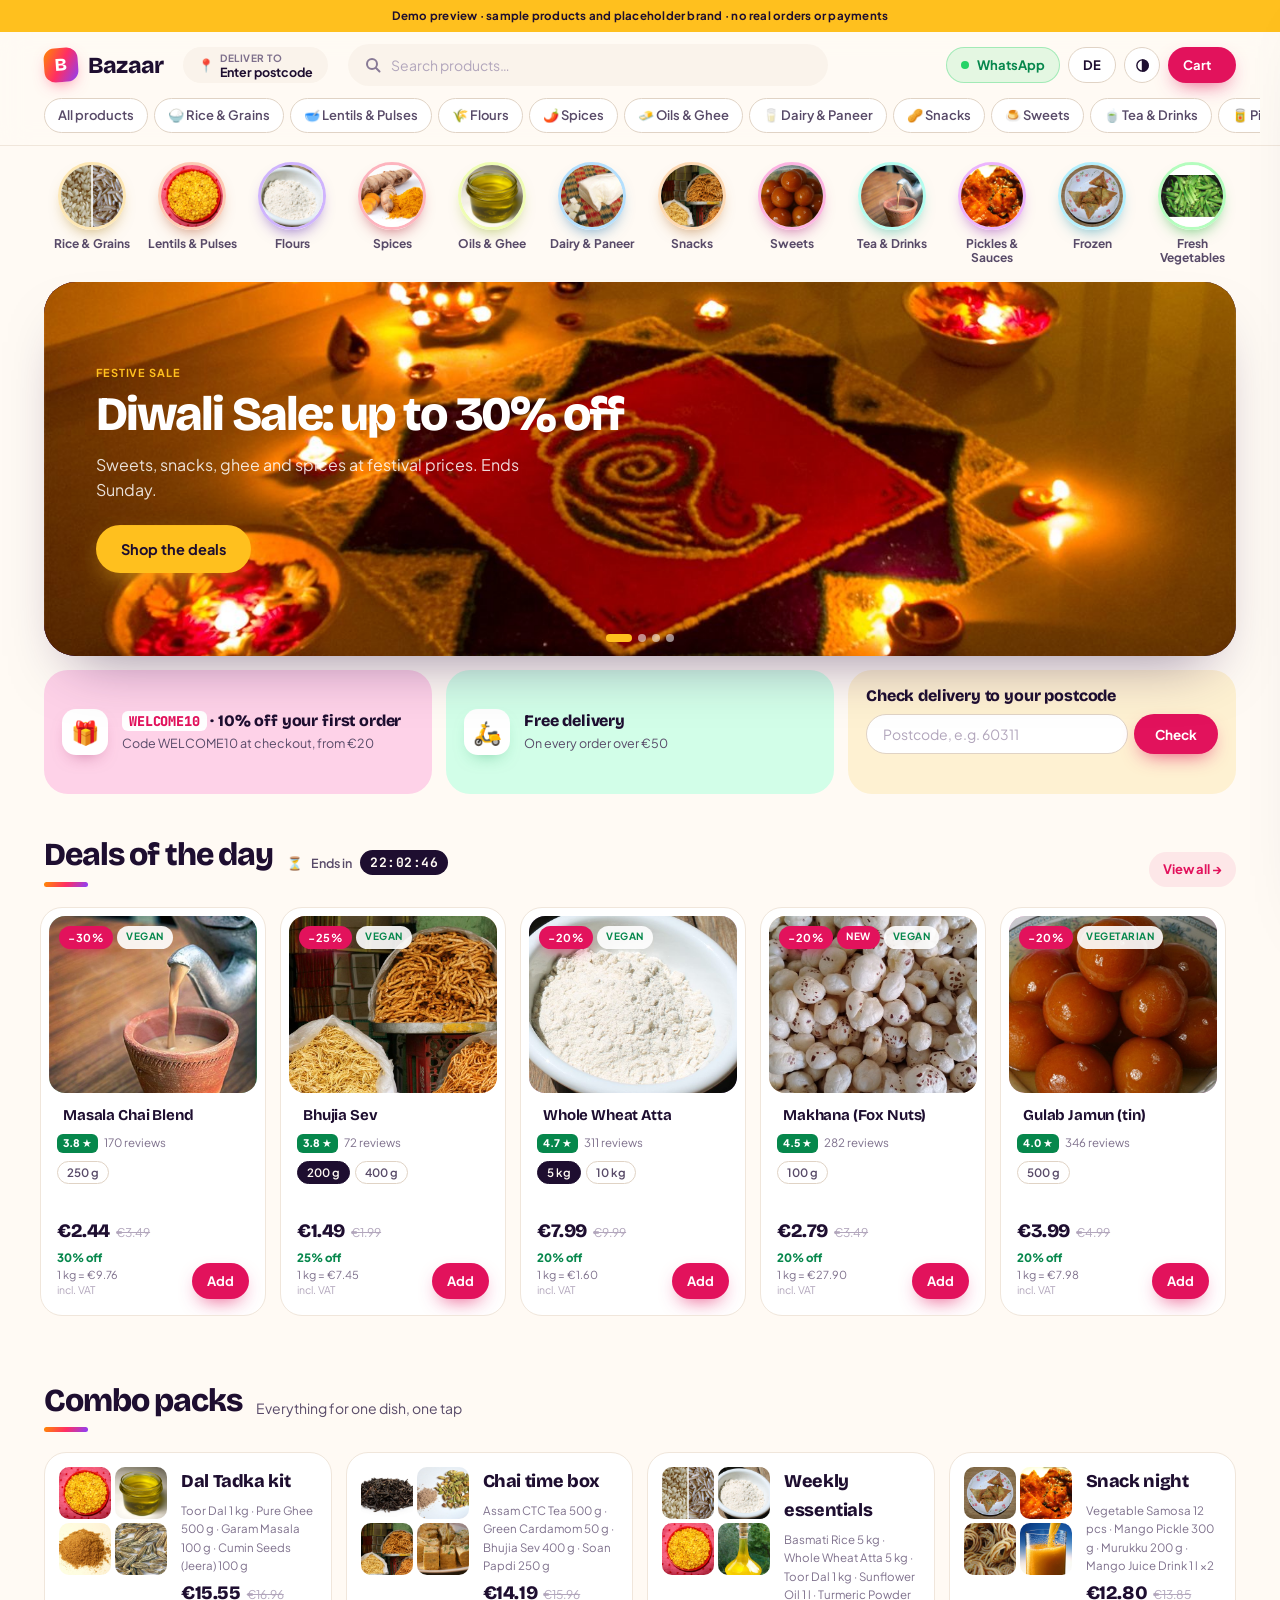
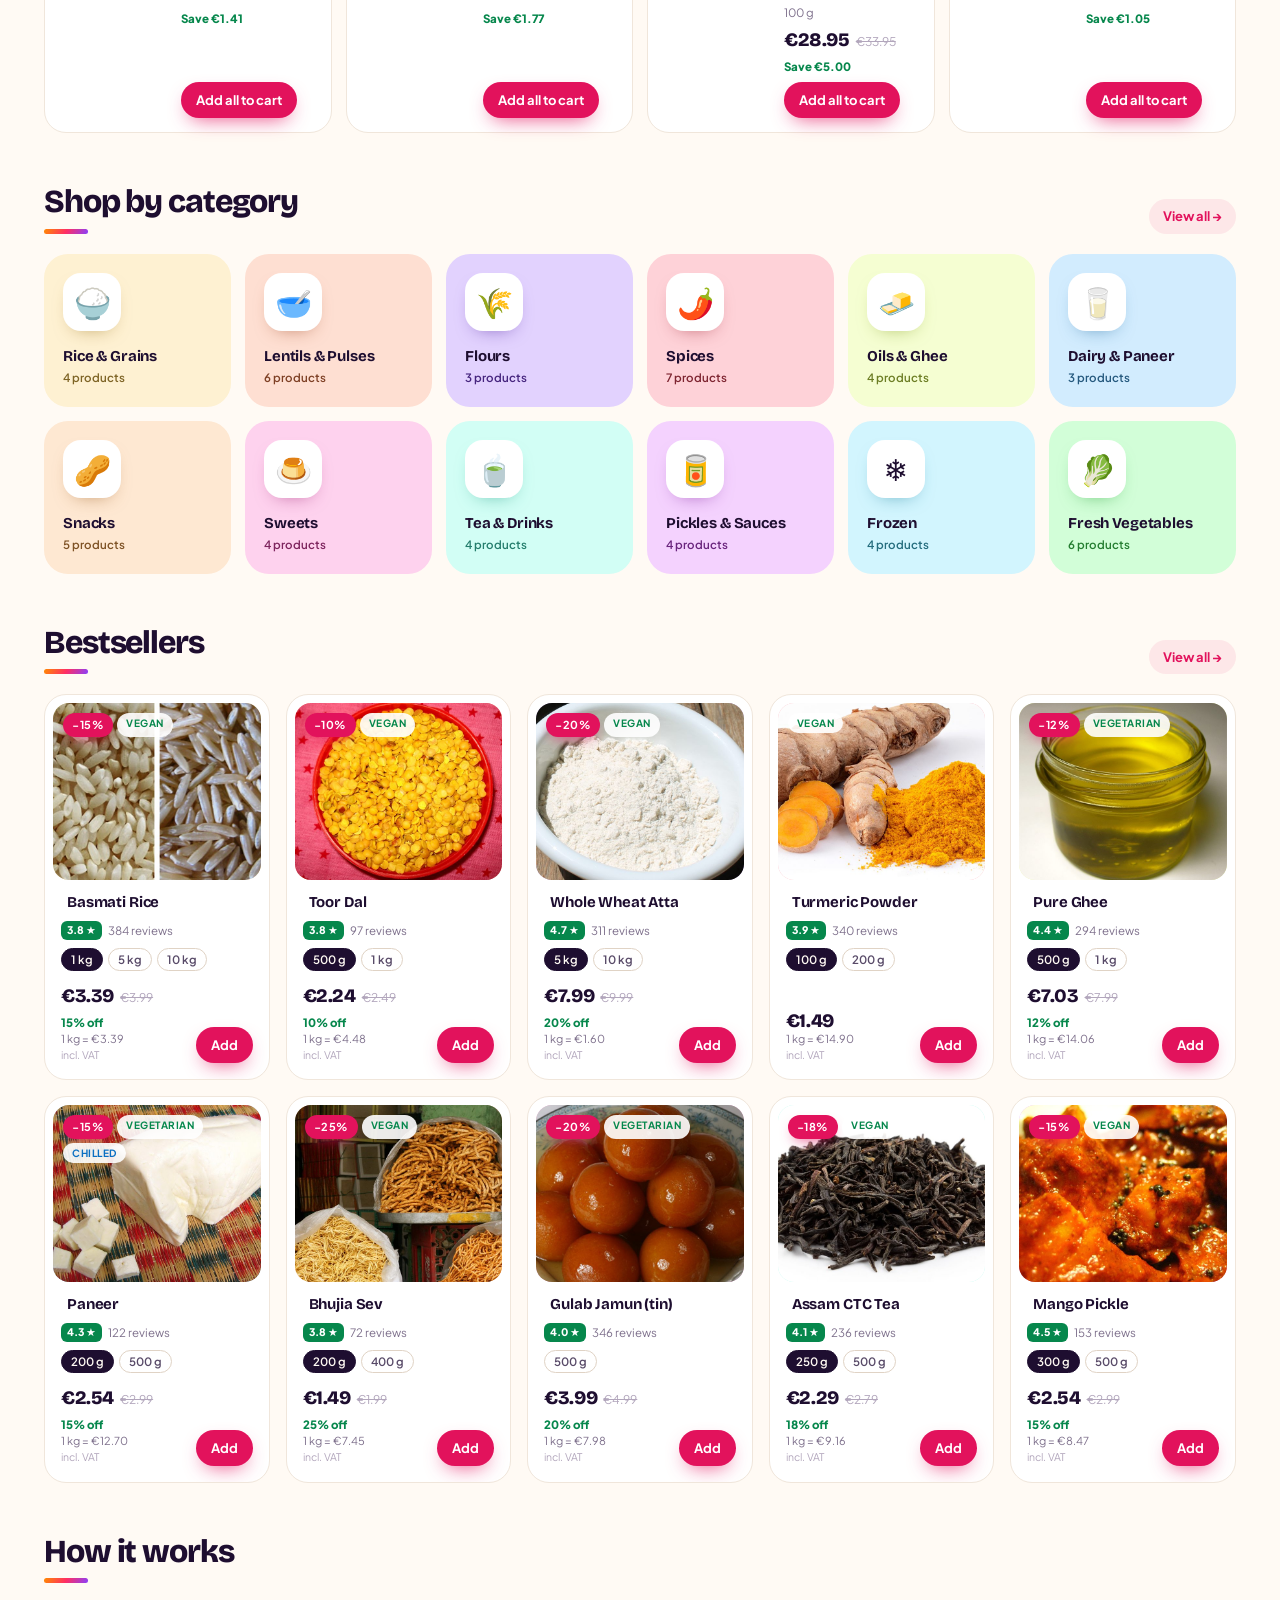
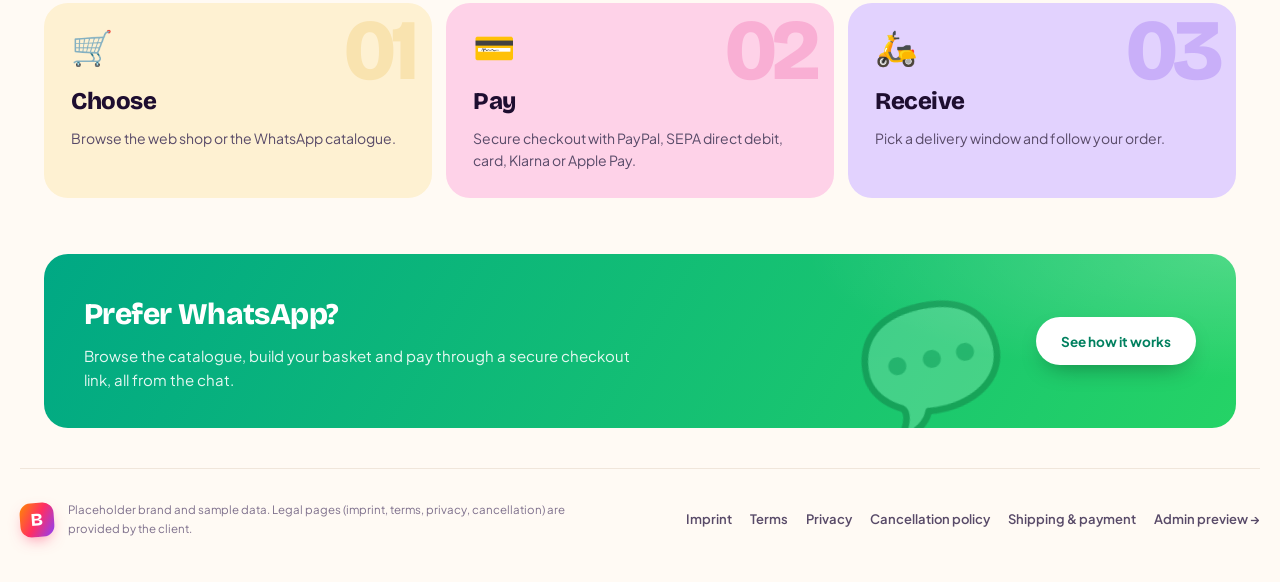
<file: index.html>
<!doctype html>
<html lang="en">
<head>
  <meta charset="UTF-8" />
  <meta name="viewport" content="width=device-width, initial-scale=1.0" />
  <meta name="color-scheme" content="light dark" />
  <title>Bazaar Store Demo</title>
  <meta name="description" content="Demo of a Germany-focused Indian grocery store: web shop, WhatsApp ordering, checkout and admin preview." />
  <link rel="icon" href="data:image/svg+xml,%3Csvg xmlns='http://www.w3.org/2000/svg' viewBox='0 0 32 32'%3E%3Cdefs%3E%3ClinearGradient id='g' x1='0' y1='0' x2='1' y2='1'%3E%3Cstop offset='0' stop-color='%23ff8a00'/%3E%3Cstop offset='.5' stop-color='%23ff2e63'/%3E%3Cstop offset='1' stop-color='%238a3ffc'/%3E%3C/linearGradient%3E%3C/defs%3E%3Crect width='32' height='32' rx='9' fill='url(%23g)'/%3E%3Ctext x='16' y='23' font-family='Arial,sans-serif' font-size='19' font-weight='800' fill='%23fff' text-anchor='middle'%3EB%3C/text%3E%3C/svg%3E" />
  <link rel="preconnect" href="https://fonts.googleapis.com" />
  <link rel="preconnect" href="https://fonts.gstatic.com" crossorigin />
  <link href="https://fonts.googleapis.com/css2?family=Bricolage+Grotesque:opsz,wght@12..96,500..800&family=Plus+Jakarta+Sans:wght@400;500;600;700;800&family=JetBrains+Mono:wght@500;600&display=swap" rel="stylesheet" />
  <link rel="stylesheet" href="assets/style.css" />
</head>
<body>
  <div class="demo-banner" data-i18n="demoBanner"></div>

  <header class="hdr">
    <div class="wrap hdr-in">
      <a class="brand" href="#/" aria-label="Bazaar home"><span class="brand-mark">B</span><span class="brand-name">Bazaar</span></a>
      <button class="btn sm ghost plzbtn" id="plzBtn" type="button">📍 <span><span class="meta" data-i18n="deliverTo"></span><br><b id="plzLabel"></b></span></button>
      <form class="search" id="searchForm" role="search" autocomplete="off">
        <label class="sr-only" for="q" data-i18n="search"></label>
        <input id="q" type="search" autocomplete="off" data-i18n-ph="search" />
        <div class="sug" id="sug" hidden></div>
      </form>
      <nav class="hdr-actions" aria-label="Actions">
        <button class="btn btn-wa sm" id="waBtn" type="button"><span class="dot"></span>WhatsApp</button>
        <button class="btn sm" id="langBtn" type="button" aria-label="Language">DE</button>
        <button class="icon-btn" id="themeBtn" type="button" aria-label="Toggle theme"><svg width="15" height="15" viewBox="0 0 16 16" fill="none" stroke="currentColor" stroke-width="1.5"><circle cx="8" cy="8" r="6"/><path d="M8 2a6 6 0 0 1 0 12z" fill="currentColor"/></svg></button>
        <button class="btn btn-primary sm" id="cartBtn" type="button"><span data-i18n="cart"></span><span class="badge-count" id="cartCount">0</span><span class="ctot" id="cartTotal"></span></button>
      </nav>
    </div>
    <nav class="wrap catbar" id="catbar" aria-label="Categories"></nav>
  </header>

  <main>
    <!-- HOME -->
    <section class="wrap" id="view-home" hidden>
      <nav class="catstrip" id="catStrip" aria-label="Categories"></nav>

      <div class="carousel" id="carousel" aria-roledescription="carousel">
        <div class="slides" id="slides"></div>
        <button class="cnav prev" type="button" data-act="c-prev" aria-label="Previous">‹</button>
        <button class="cnav next" type="button" data-act="c-next" aria-label="Next">›</button>
        <div class="dots" id="dots"></div>
      </div>

      <div class="promos">
        <div class="promo" style="--h:330"><span class="ic">🎁</span><div><div class="pt"><code>WELCOME10</code> · 10% <span data-i18n="promo1t"></span></div><div class="ps" data-i18n="promo1"></div></div></div>
        <div class="promo" style="--h:150"><span class="ic">🛵</span><div><div class="pt" data-i18n="promo2t"></div><div class="ps" data-i18n="promo2"></div></div></div>
        <div class="promo plz" style="--h:42">
          <div class="pt" data-i18n="promo3t"></div>
          <form id="plzForm"><input id="plzIn" type="text" inputmode="numeric" maxlength="5" autocomplete="postal-code" data-i18n-ph="plzPh" /><button class="btn btn-primary" type="submit" data-i18n="check"></button></form>
          <div class="res" id="plzRes" aria-live="polite"></div>
        </div>
      </div>

      <div class="sec">
        <div class="sec-head"><div class="hd"><h2 data-i18n="deals"></h2><span class="timer">⏳ <span data-i18n="dealsEnd"></span> <b id="timer">00:00:00</b></span></div><a href="#/shop?deals=1" data-i18n="viewAll"></a></div>
        <div class="hscroll" id="dealGrid"></div>
      </div>

      <div class="sec" id="buyAgainSec" hidden>
        <div class="sec-head"><div class="hd"><h2 data-i18n="buyAgain"></h2><span class="muted" data-i18n="buyAgainSub"></span></div><button class="btn sm" type="button" data-act="reorder" id="reorderBtn" data-i18n="reorder"></button></div>
        <div class="hscroll" id="buyAgainGrid"></div>
      </div>

      <div class="sec">
        <div class="sec-head"><div class="hd"><h2 data-i18n="combos"></h2><span class="muted" data-i18n="comboSub"></span></div></div>
        <div class="combos" id="combos"></div>
      </div>

      <div class="sec">
        <div class="sec-head"><h2 data-i18n="byCat"></h2><a href="#/shop" data-i18n="viewAll"></a></div>
        <div class="cat-grid" id="catGrid"></div>
      </div>
      <div class="sec">
        <div class="sec-head"><h2 data-i18n="best"></h2><a href="#/shop" data-i18n="viewAll"></a></div>
        <div class="grid" id="bestGrid"></div>
      </div>
      <div class="sec">
        <div class="sec-head"><h2 data-i18n="how"></h2></div>
        <div class="steps">
          <div class="card step" style="--h:42"><span class="ic" aria-hidden="true">🛒</span><div class="num">01</div><h3 data-i18n="h1t"></h3><p data-i18n="h1"></p></div>
          <div class="card step" style="--h:330"><span class="ic" aria-hidden="true">💳</span><div class="num">02</div><h3 data-i18n="h2t"></h3><p data-i18n="h2"></p></div>
          <div class="card step" style="--h:262"><span class="ic" aria-hidden="true">🛵</span><div class="num">03</div><h3 data-i18n="h3t"></h3><p data-i18n="h3"></p></div>
        </div>
      </div>
      <div class="card band">
        <div><h3 data-i18n="waBandT"></h3><p class="muted" data-i18n="waBand"></p></div>
        <button class="btn btn-primary" type="button" data-act="wa" data-i18n="waSee"></button>
      </div>
    </section>

    <!-- SHOP -->
    <section class="wrap" id="view-shop" hidden>
      <div style="padding-top:28px"><h1 class="page-title" id="shopTitle"></h1><p class="meta" id="shopCount" style="margin-top:2px"></p></div>
      <div class="filters" id="filters"></div>
      <div class="grid" id="shopGrid" style="margin-bottom:56px"></div>
    </section>

    <!-- CHECKOUT -->
    <section class="wrap" id="view-checkout" hidden></section>

    <!-- ORDER -->
    <section class="wrap" id="view-order" hidden></section>
  </main>

  <footer class="wrap foot">
    <div class="brand"><span class="brand-mark">B</span><span class="meta" data-i18n="footNote"></span></div>
    <nav><a href="#/" data-i18n="imprint"></a><a href="#/" data-i18n="tos"></a><a href="#/" data-i18n="privacy"></a><a href="#/" data-i18n="withdrawal"></a><a href="#/" data-i18n="shipping"></a><a href="admin.html">Admin preview →</a></nav>
  </footer>

  <!-- overlays -->
  <div class="scrim" id="scrim"></div>
  <aside class="drawer" id="drawer" aria-label="Cart" aria-hidden="true"></aside>
  <div class="modal" id="pm" role="dialog" aria-modal="true" aria-hidden="true"></div>
  <div class="modal" id="waModal" role="dialog" aria-modal="true" aria-hidden="true" style="width:min(820px,calc(100% - 24px))"></div>
  <div class="toast" id="toast" role="status"></div>
  <button class="cartbar" id="cartbar" type="button" hidden><span><b id="cbCount"></b> · <b id="cbTotal"></b></span><span data-i18n="viewCart"></span></button>

  <noscript><p style="padding:24px">This demo needs JavaScript.</p></noscript>
  <script src="assets/data.js"></script>
  <script src="assets/app.js"></script>
</body>
</html>
</file>
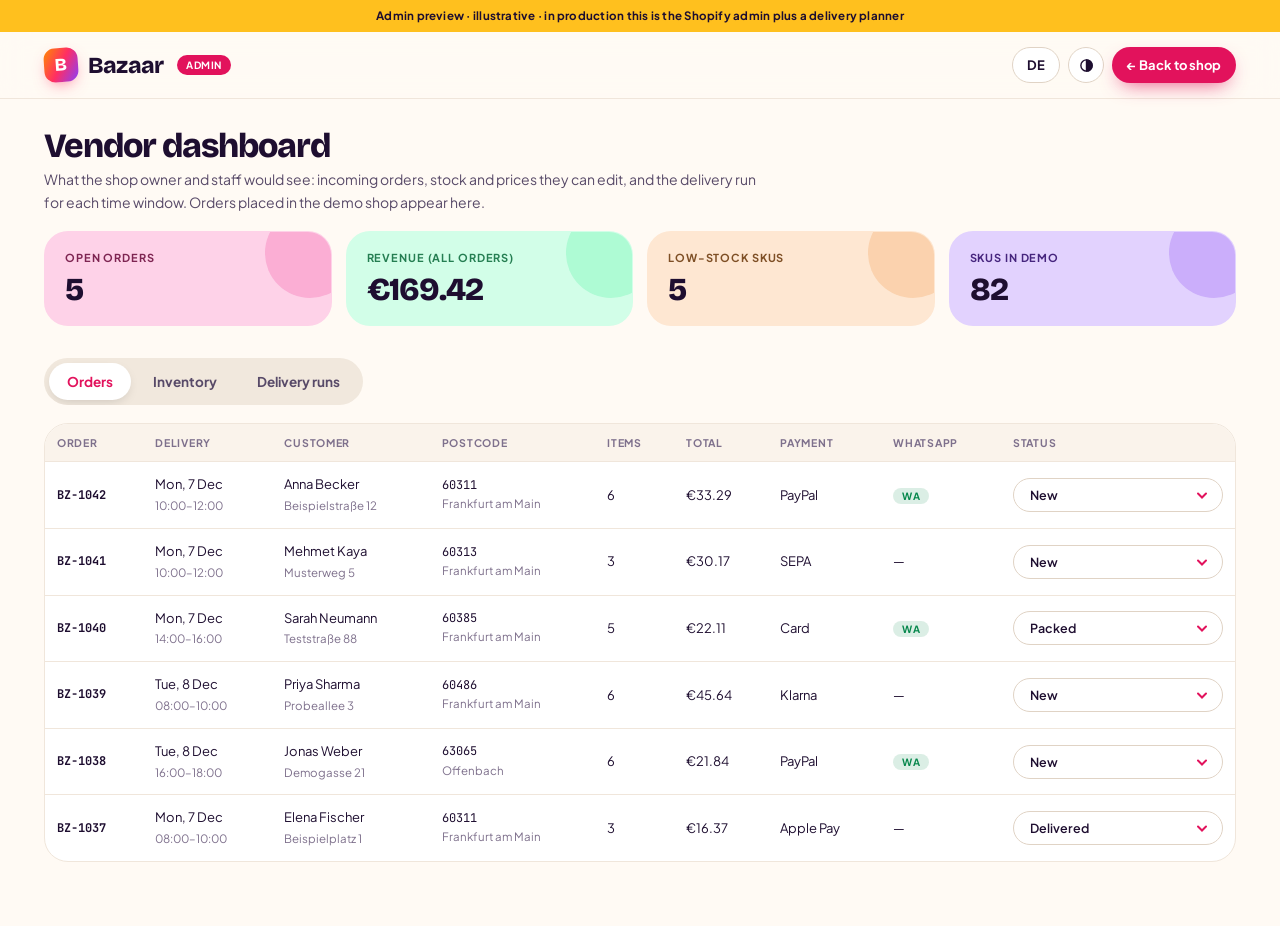
<file: admin.html>
<!doctype html>
<html lang="en">
<head>
  <meta charset="UTF-8" />
  <meta name="viewport" content="width=device-width, initial-scale=1.0" />
  <meta name="color-scheme" content="light dark" />
  <title>Bazaar Admin Preview</title>
  <link rel="icon" href="data:image/svg+xml,%3Csvg xmlns='http://www.w3.org/2000/svg' viewBox='0 0 32 32'%3E%3Cdefs%3E%3ClinearGradient id='g' x1='0' y1='0' x2='1' y2='1'%3E%3Cstop offset='0' stop-color='%23ff8a00'/%3E%3Cstop offset='.5' stop-color='%23ff2e63'/%3E%3Cstop offset='1' stop-color='%238a3ffc'/%3E%3C/linearGradient%3E%3C/defs%3E%3Crect width='32' height='32' rx='9' fill='url(%23g)'/%3E%3Ctext x='16' y='23' font-family='Arial,sans-serif' font-size='19' font-weight='800' fill='%23fff' text-anchor='middle'%3EB%3C/text%3E%3C/svg%3E" />
  <link rel="preconnect" href="https://fonts.googleapis.com" />
  <link rel="preconnect" href="https://fonts.gstatic.com" crossorigin />
  <link href="https://fonts.googleapis.com/css2?family=Bricolage+Grotesque:opsz,wght@12..96,500..800&family=Plus+Jakarta+Sans:wght@400;500;600;700;800&family=JetBrains+Mono:wght@500;600&display=swap" rel="stylesheet" />
  <link rel="stylesheet" href="assets/style.css" />
</head>
<body>
  <div class="demo-banner" id="banner"></div>
  <header class="hdr">
    <div class="wrap hdr-in">
      <a class="brand" href="index.html"><span class="brand-mark">B</span><span class="brand-name">Bazaar</span><span class="tag new" style="margin-left:4px">Admin</span></a>
      <nav class="hdr-actions">
        <button class="btn sm" id="langBtn" type="button">DE</button>
        <button class="icon-btn" id="themeBtn" type="button" aria-label="Toggle theme"><svg width="15" height="15" viewBox="0 0 16 16" fill="none" stroke="currentColor" stroke-width="1.5"><circle cx="8" cy="8" r="6"/><path d="M8 2a6 6 0 0 1 0 12z" fill="currentColor"/></svg></button>
        <a class="btn btn-primary sm" href="index.html" id="toShop"></a>
      </nav>
    </div>
  </header>

  <main class="wrap" style="padding-bottom:64px">
    <div style="padding-top:28px">
      <h1 class="page-title" id="title"></h1>
      <p class="muted" id="lede" style="max-width:720px;margin-top:4px"></p>
    </div>
    <div class="kpis" id="kpis"></div>
    <div class="tabs" id="tabs" role="tablist"></div>
    <section id="tab-orders"></section>
    <section id="tab-stock" hidden></section>
    <section id="tab-runs" hidden></section>
  </main>

  <div class="toast" id="toast" role="status"></div>
  <script src="assets/data.js"></script>
  <script src="assets/admin.js"></script>
</body>
</html>
</file>
<file: assets/style.css>
/* Bazaar demo — "spice bazaar" visual language:
   Bricolage Grotesque display + Plus Jakarta Sans text, aubergine ink on warm cream,
   hot-pink primary, marigold / saffron / violet accents, one hue per category (--h). */
:root {
  --c-bg: 255 250 244; --c-surface: 255 255 255; --c-surface-2: 250 243 235; --c-surface-3: 241 232 221;
  --c-line: 240 230 219; --c-line-strong: 224 211 197;
  --c-fg: 30 14 48; --c-fg-muted: 88 74 104; --c-fg-faint: 126 112 140; --c-fg-ghost: 178 166 188;
  --c-accent: 226 18 92; --c-accent-fg: 255 255 255;
  --c-sun: 255 192 30; --c-sun-fg: 30 14 48;
  --c-violet: 112 56 255;
  --c-ok: 6 135 76; --c-warn: 199 96 0; --c-danger: 214 30 52; --c-cold: 10 111 194;
  /* category tints: hsl(var(--h) var(--tint-s) var(--tint-l)) */
  --tint-s: 95%; --tint-l: 91%; --tint-l2: 85%; --tint-ink: 32%;
  /* WhatsApp mock */
  --wa-head: 0 128 105; --wa-bg: 239 231 221; --wa-biz: 255 255 255; --wa-me: 217 253 211; --wa-text: 17 27 33; --wa-meta: 102 119 129; --wa-btn: 0 168 132;
  --grad-brand: linear-gradient(120deg, #ff8a00 0%, #ff2e63 50%, #8a3ffc 100%);
  --shadow-hover: 0 18px 36px -18px rgb(60 20 90 / .35);
  --shadow-pop: 0 30px 80px -20px rgb(40 10 70 / .35), 0 0 0 1px rgb(30 14 48 / .05);
  --font-sans: "Plus Jakarta Sans", ui-sans-serif, system-ui, -apple-system, sans-serif;
  --font-mono: "JetBrains Mono", ui-monospace, "SFMono-Regular", Menlo, monospace;
  --font-display: "Bricolage Grotesque", "Plus Jakarta Sans", ui-sans-serif, system-ui, sans-serif;
  --header-h: 66px; --content-max: 1240px;
  --r-sm: 10px; --r: 16px; --r-lg: 24px; --r-xl: 32px;
  color-scheme: light;
}
@media (prefers-color-scheme: dark) {
  :root:not([data-theme="light"]) {
    --c-bg: 16 9 28; --c-surface: 27 17 44; --c-surface-2: 37 25 58; --c-surface-3: 49 35 74;
    --c-line: 48 35 72; --c-line-strong: 70 54 100;
    --c-fg: 250 246 255; --c-fg-muted: 202 190 222; --c-fg-faint: 152 139 175; --c-fg-ghost: 106 94 130;
    --c-accent: 255 54 122; --c-accent-fg: 255 255 255;
    --c-sun: 255 198 46; --c-sun-fg: 30 14 48;
    --c-violet: 150 110 255;
    --c-ok: 52 211 133; --c-warn: 255 168 64; --c-danger: 255 92 108; --c-cold: 120 190 255;
    --tint-s: 50%; --tint-l: 19%; --tint-l2: 25%; --tint-ink: 78%;
    --wa-head: 32 44 51; --wa-bg: 11 20 26; --wa-biz: 32 44 51; --wa-me: 0 92 75; --wa-text: 233 237 239; --wa-meta: 134 150 160; --wa-btn: 0 168 132;
    --shadow-hover: 0 18px 40px -16px rgb(0 0 0 / .8);
    --shadow-pop: 0 30px 80px -20px rgb(0 0 0 / .85), 0 0 0 1px rgb(255 255 255 / .06);
    color-scheme: dark;
  }
}
:root[data-theme="dark"] {
  --c-bg: 16 9 28; --c-surface: 27 17 44; --c-surface-2: 37 25 58; --c-surface-3: 49 35 74;
  --c-line: 48 35 72; --c-line-strong: 70 54 100;
  --c-fg: 250 246 255; --c-fg-muted: 202 190 222; --c-fg-faint: 152 139 175; --c-fg-ghost: 106 94 130;
  --c-accent: 255 54 122; --c-accent-fg: 255 255 255;
  --c-sun: 255 198 46; --c-sun-fg: 30 14 48;
  --c-violet: 150 110 255;
  --c-ok: 52 211 133; --c-warn: 255 168 64; --c-danger: 255 92 108; --c-cold: 120 190 255;
  --tint-s: 50%; --tint-l: 19%; --tint-l2: 25%; --tint-ink: 78%;
  --wa-head: 32 44 51; --wa-bg: 11 20 26; --wa-biz: 32 44 51; --wa-me: 0 92 75; --wa-text: 233 237 239; --wa-meta: 134 150 160; --wa-btn: 0 168 132;
  --shadow-hover: 0 18px 40px -16px rgb(0 0 0 / .8);
  --shadow-pop: 0 30px 80px -20px rgb(0 0 0 / .85), 0 0 0 1px rgb(255 255 255 / .06);
  color-scheme: dark;
}

*, *::before, *::after { box-sizing: border-box; }
html, body { margin: 0; }
body {
  font: 14px/1.6 var(--font-sans);
  background: rgb(var(--c-bg)); color: rgb(var(--c-fg)); -webkit-font-smoothing: antialiased;
}
::selection { background: rgb(var(--c-accent) / .22); }
:focus-visible { outline: 2.5px solid rgb(var(--c-accent)); outline-offset: 2px; }
h1, h2, h3, h4, p { margin: 0; }
h1, h2, h3 { font-family: var(--font-display); letter-spacing: -.02em; }
a { color: inherit; }
button { font: inherit; color: inherit; cursor: pointer; background: transparent; border: 0; user-select: none; }
img, svg { display: block; max-width: 100%; }
.wrap { max-width: var(--content-max); margin: 0 auto; padding: 0 24px; }
.sr-only { position: absolute; width: 1px; height: 1px; overflow: hidden; clip: rect(0 0 0 0); white-space: nowrap; }
.muted { color: rgb(var(--c-fg-muted)); } .faint { color: rgb(var(--c-fg-faint)); }
.label-mono { font: 700 11px/1.4 var(--font-sans); letter-spacing: .08em; text-transform: uppercase; color: rgb(var(--c-fg-faint)); }
.meta { font-size: 11.5px; color: rgb(var(--c-fg-faint)); }
.mono { font-family: var(--font-mono); font-size: 12px; }
.page-title { font: 800 34px/1.1 var(--font-display); letter-spacing: -.03em; }
.section-title { font: 700 20px/1.3 var(--font-display); }

/* ---------- demo banner + header ---------- */
.demo-banner { background: rgb(var(--c-sun)); color: rgb(var(--c-sun-fg)); font: 700 11.5px/1.4 var(--font-sans); letter-spacing: .02em; text-align: center; padding: 8px 16px; }
.hdr { position: sticky; top: 0; z-index: 30; background: rgb(var(--c-bg) / .82); backdrop-filter: saturate(1.6) blur(14px); -webkit-backdrop-filter: saturate(1.6) blur(14px); border-bottom: 1px solid rgb(var(--c-line)); }
.hdr-in { display: flex; align-items: center; gap: 20px; height: var(--header-h); }
.brand { display: flex; align-items: center; gap: 10px; text-decoration: none; flex-shrink: 0; }
.brand-mark { width: 34px; height: 34px; border-radius: 11px; background: var(--grad-brand); color: #fff; display: grid; place-items: center; font: 800 18px var(--font-display); box-shadow: 0 6px 16px -6px rgb(255 46 99 / .7); transform: rotate(-4deg); }
.brand-name { font: 800 23px var(--font-display); letter-spacing: -.035em; }
.search { flex: 1; max-width: 480px; position: relative; }
.sug { position: absolute; top: calc(100% + 6px); left: 0; right: 0; z-index: 40; background: rgb(var(--c-surface)); border-radius: 18px; box-shadow: var(--shadow-pop); padding: 8px; max-height: 440px; overflow-y: auto; }
.sug .sg { font: 700 10.5px var(--font-sans); letter-spacing: .07em; text-transform: uppercase; color: rgb(var(--c-fg-faint)); padding: 8px 10px 4px; }
.sug .si { display: flex; align-items: center; gap: 10px; width: 100%; padding: 7px 10px; border-radius: 12px; text-decoration: none; font-size: 13.5px; font-weight: 600; text-align: left; }
.sug .si:hover { background: rgb(var(--c-surface-2)); } .sug .si img { width: 36px; height: 36px; border-radius: 9px; object-fit: cover; } .sug .si span { flex: 1; } .sug .si b { font-family: var(--font-display); }
.ctot { font-weight: 800; margin-left: 2px; }
.btn.ghost { border-color: transparent; background: rgb(var(--c-surface-2)); }
.cartbar { display: none; }
.search input[type=search] { width: 100%; height: 42px; border-radius: 999px; padding-left: 42px; background-color: rgb(var(--c-surface-2)); border-color: transparent;
  background-image: url("data:image/svg+xml,%3Csvg xmlns='http://www.w3.org/2000/svg' width='16' height='16' fill='none' stroke='%23887a96' stroke-width='2' stroke-linecap='round'%3E%3Ccircle cx='7' cy='7' r='5'/%3E%3Cpath d='M11 11l3.5 3.5'/%3E%3C/svg%3E"); background-repeat: no-repeat; background-position: 16px center; }
.hdr-actions { margin-left: auto; display: flex; align-items: center; gap: 8px; }
.catbar { display: flex; gap: 6px; overflow-x: auto; padding-bottom: 12px; scrollbar-width: none; }
.catbar::-webkit-scrollbar { display: none; }
.catbar a { --h: 330; white-space: nowrap; text-decoration: none; font-size: 13px; font-weight: 600; color: rgb(var(--c-fg-muted)); padding: 6px 13px; border-radius: 999px; border: 1px solid rgb(var(--c-line-strong)); background: rgb(var(--c-surface)); transition: background .15s, color .15s, border-color .15s, transform .15s; }
.catbar a:hover { background: hsl(var(--h) var(--tint-s) var(--tint-l)); border-color: transparent; color: rgb(var(--c-fg)); transform: translateY(-1px); }
.catbar a.on { background: hsl(var(--h) var(--tint-s) var(--tint-l2)); color: rgb(var(--c-fg)); border-color: hsl(var(--h) 70% 55% / .6); }

/* ---------- controls ---------- */
input[type=text], input[type=email], input[type=tel], input[type=search], select, textarea {
  height: 44px; width: 100%; padding: 0 1rem; border-radius: 12px; border: 1.5px solid rgb(var(--c-line-strong));
  background-color: rgb(var(--c-surface)); color: inherit; font: inherit; font-size: 14px; transition: border-color .15s, box-shadow .15s;
}
select { appearance: none; padding-right: 2.2rem; background-image: url("data:image/svg+xml,%3Csvg xmlns='http://www.w3.org/2000/svg' width='12' height='12' fill='none' stroke='%23e2125c' stroke-width='2' stroke-linecap='round'%3E%3Cpath d='M2 4.5l4 4 4-4'/%3E%3C/svg%3E"); background-repeat: no-repeat; background-position: right .85rem center; cursor: pointer; }
input:focus, select:focus, textarea:focus { outline: 0; border-color: rgb(var(--c-accent)); box-shadow: 0 0 0 4px rgb(var(--c-accent) / .15); }
input::placeholder { color: rgb(var(--c-fg-ghost)); }
input[type=checkbox], input[type=radio] { width: 1.1rem; height: 1.1rem; accent-color: rgb(var(--c-accent)); margin: 0; flex-shrink: 0; }
.btn { height: 42px; padding: 0 20px; border-radius: 999px; border: 1.5px solid rgb(var(--c-line-strong)); background: rgb(var(--c-surface)); font: 700 13.5px var(--font-sans); display: inline-flex; align-items: center; justify-content: center; gap: 8px; text-decoration: none; transition: background .15s, transform .15s, box-shadow .15s, opacity .15s; white-space: nowrap; }
.btn:hover { background: rgb(var(--c-surface-2)); transform: translateY(-1px); }
.btn:active { transform: translateY(0) scale(.98); }
.btn-primary { background: rgb(var(--c-accent)); color: rgb(var(--c-accent-fg)); border-color: transparent; box-shadow: 0 8px 20px -8px rgb(var(--c-accent) / .8); }
.btn-primary:hover { background: rgb(var(--c-accent)); box-shadow: 0 12px 26px -8px rgb(var(--c-accent) / .9); }
.btn.sm { height: 36px; padding: 0 14px; font-size: 13px; }
.btn.block { width: 100%; }
.btn:disabled { opacity: .4; cursor: not-allowed; transform: none; box-shadow: none; }
.btn .dot { width: 8px; height: 8px; border-radius: 50%; background: #25d366; box-shadow: 0 0 0 0 rgb(37 211 102 / .6); animation: ping 2s infinite; }
@keyframes ping { 0% { box-shadow: 0 0 0 0 rgb(37 211 102 / .6); } 70%, 100% { box-shadow: 0 0 0 7px rgb(37 211 102 / 0); } }
.btn-wa { background: rgb(37 211 102 / .12); border-color: rgb(37 211 102 / .35); color: rgb(var(--c-ok)); }
.btn-wa:hover { background: rgb(37 211 102 / .2); }
.badge-count { font: 800 11px var(--font-sans); background: rgb(var(--c-sun)); color: rgb(var(--c-sun-fg)); border-radius: 10px; min-width: 20px; padding: 0 6px; line-height: 20px; text-align: center; }
.icon-btn { width: 36px; height: 36px; border-radius: 50%; border: 1.5px solid rgb(var(--c-line-strong)); background: rgb(var(--c-surface)); display: grid; place-items: center; transition: background .15s, transform .2s; }
.icon-btn:hover { background: rgb(var(--c-surface-2)); transform: rotate(20deg); }

.card { border-radius: var(--r-lg); border: 1px solid rgb(var(--c-line)); background: rgb(var(--c-surface)); }
.card-clickable { transition: box-shadow .2s, border-color .2s, transform .2s; }
.card-clickable:hover { box-shadow: var(--shadow-hover); border-color: rgb(var(--c-line-strong)); transform: translateY(-3px); }
.tag { font: 700 10px/1.6 var(--font-sans); letter-spacing: .05em; text-transform: uppercase; padding: 2px 9px; border-radius: 999px; background: rgb(var(--c-surface-3)); color: rgb(var(--c-fg-muted)); white-space: nowrap; }
.tag.ok { color: rgb(var(--c-ok)); background: rgb(var(--c-ok) / .14); }
.tag.warn { color: rgb(var(--c-warn)); background: rgb(var(--c-warn) / .15); }
.tag.danger { color: rgb(var(--c-danger)); background: rgb(var(--c-danger) / .14); }
.tag.cold { color: rgb(var(--c-cold)); background: rgb(var(--c-cold) / .16); }
.tag.new { color: #fff; background: rgb(var(--c-accent)); }

/* ---------- home: category strip, banner carousel, promo tiles ---------- */
.catstrip { display: flex; gap: 4px; overflow-x: auto; padding: 16px 0 4px; scrollbar-width: none; }
.catstrip::-webkit-scrollbar { display: none; }
.catstrip a { --h: 330; flex: 0 0 auto; width: 96px; text-decoration: none; text-align: center; font-size: 12px; font-weight: 700; line-height: 1.2; color: rgb(var(--c-fg-muted)); }
.catstrip img { width: 68px; height: 68px; border-radius: 50%; object-fit: cover; margin: 0 auto 7px; border: 3px solid hsl(var(--h) var(--tint-s) var(--tint-l2)); box-shadow: 0 8px 16px -8px hsl(var(--h) 70% 40% / .7); transition: transform .25s cubic-bezier(.3, 1.7, .5, 1); }
.catstrip a:hover img { transform: scale(1.1); } .catstrip a:hover { color: rgb(var(--c-fg)); }
.carousel { position: relative; margin-top: 12px; border-radius: var(--r-xl); overflow: hidden; aspect-ratio: 1400 / 440; min-height: 300px; background: #2b0b4f; box-shadow: 0 30px 60px -30px rgb(40 10 70 / .5); }
.slide { position: absolute; inset: 0; opacity: 0; transition: opacity .7s; pointer-events: none; }
.slide.on { opacity: 1; pointer-events: auto; }
.slide img { position: absolute; inset: 0; width: 100%; height: 100%; object-fit: cover; }
.slide::before { content: ""; position: absolute; inset: 0; background: linear-gradient(100deg, rgb(var(--theme)) 0%, rgb(var(--theme) / .92) 34%, rgb(var(--theme) / .35) 60%, transparent 78%); }
.sl-in { position: absolute; left: 52px; top: 50%; transform: translateY(-50%); max-width: 540px; color: #fff; }
.sl-in .label-mono { color: rgb(var(--c-sun)); margin-bottom: 10px; }
.sl-in h2 { font-size: 48px; line-height: 1.02; font-weight: 800; letter-spacing: -.04em; text-wrap: balance; }
.sl-in p { margin: 14px 0 22px; font-size: 16px; color: rgb(255 255 255 / .85); max-width: 440px; line-height: 1.55; }
.sl-in .btn-primary { background: rgb(var(--c-sun)); color: rgb(var(--c-sun-fg)); height: 48px; padding: 0 24px; font-size: 14.5px; box-shadow: 0 10px 28px -8px rgb(255 192 30 / .7); }
.sl-in .btn-primary:hover { background: #ffcd45; }
.cnav { position: absolute; top: 50%; transform: translateY(-50%); width: 42px; height: 42px; border-radius: 50%; background: rgb(255 255 255 / .92); color: #1e0e30; font-size: 26px; line-height: 1; display: grid; place-items: center; box-shadow: 0 8px 20px -8px rgb(0 0 0 / .5); opacity: 0; transition: opacity .2s, transform .2s; padding-bottom: 3px; }
.cnav.prev { left: 14px; } .cnav.next { right: 14px; } .carousel:hover .cnav { opacity: 1; }
.cnav:hover { transform: translateY(-50%) scale(1.08); }
.dots { position: absolute; left: 0; right: 0; bottom: 14px; display: flex; justify-content: center; gap: 6px; }
.dots button { width: 8px; height: 8px; border-radius: 999px; background: rgb(255 255 255 / .55); transition: width .25s, background .25s; padding: 0; }
.dots button.on { width: 26px; background: rgb(var(--c-sun)); }
.promos { display: grid; grid-template-columns: repeat(3, 1fr); gap: 14px; margin-top: 14px; }
.promo { --h: 330; display: flex; align-items: center; gap: 14px; padding: 16px 18px; border-radius: var(--r-lg); background: hsl(var(--h) var(--tint-s) var(--tint-l)); }
.promo .ic { width: 46px; height: 46px; border-radius: 14px; display: grid; place-items: center; font-size: 23px; background: rgb(var(--c-surface)); flex-shrink: 0; box-shadow: 0 8px 18px -10px hsl(var(--h) 70% 35% / .6); }
.promo .pt { font: 800 16px/1.25 var(--font-display); letter-spacing: -.01em; } .promo .ps { font-size: 12.5px; color: rgb(var(--c-fg-muted)); margin-top: 2px; }
.promo .pt code { font-family: var(--font-mono); background: rgb(var(--c-surface)); padding: 1px 7px; border-radius: 6px; color: rgb(var(--c-accent)); font-size: 13.5px; }
.promo.plz { display: block; } .promo.plz form { display: flex; gap: 6px; margin-top: 8px; } .promo.plz input { height: 40px; border-radius: 999px; background-color: rgb(var(--c-surface)); } .promo.plz .btn { height: 40px; }
.promo.plz .res { margin-top: 6px; font-size: 12.5px; font-weight: 600; min-height: 18px; } .promo.plz .res.ok { color: rgb(var(--c-ok)); } .promo.plz .res.bad { color: rgb(var(--c-danger)); }
.plzbtn { text-align: left; line-height: 1.15; gap: 6px; padding: 0 12px; height: 42px; }
.plzbtn .meta { font-size: 10px; font-weight: 700; text-transform: uppercase; letter-spacing: .05em; } .plzbtn b { font-size: 12.5px; }
.timer { display: inline-flex; align-items: center; gap: 8px; font-size: 12.5px; font-weight: 600; color: rgb(var(--c-fg-muted)); }
.timer b { font: 700 13px var(--font-mono); background: rgb(var(--c-fg)); color: rgb(var(--c-bg)); padding: 4px 10px; border-radius: 999px; letter-spacing: .04em; }
.sec-head .hd { display: flex; align-items: center; gap: 14px; flex-wrap: wrap; }
.hscroll { display: flex; gap: 14px; overflow-x: auto; scroll-snap-type: x mandatory; padding: 4px 4px 16px; margin: -4px -4px 0; scrollbar-width: thin; scrollbar-color: rgb(var(--c-line-strong)) transparent; }
.hscroll .pcard { flex: 0 0 226px; scroll-snap-align: start; }
.combos { display: grid; grid-template-columns: repeat(auto-fill, minmax(280px, 1fr)); gap: 14px; }
.combo { display: flex; gap: 14px; padding: 14px; border-radius: 22px; }
.cimgs { display: grid; grid-template-columns: 1fr 1fr; gap: 4px; width: 108px; height: 108px; flex-shrink: 0; }
.cimgs img { width: 52px; height: 52px; object-fit: cover; border-radius: 10px; }
.cbody { display: flex; flex-direction: column; gap: 6px; min-width: 0; flex: 1; } .cbody h3 { font-size: 18px; font-weight: 800; } .cbody .btn { align-self: flex-start; margin-top: auto; }

.sec { padding: 44px 0 8px; }
.sec-head { display: flex; align-items: flex-end; justify-content: space-between; gap: 16px; margin-bottom: 20px; }
.sec-head h2 { font-size: 32px; font-weight: 800; letter-spacing: -.035em; line-height: 1.05; }
.sec-head h2::after { content: ""; display: block; width: 44px; height: 5px; border-radius: 3px; margin-top: 10px; background: var(--grad-brand); }
.sec-head a { font-size: 13px; font-weight: 700; color: rgb(var(--c-accent)); text-decoration: none; padding: 7px 14px; border-radius: 999px; background: rgb(var(--c-accent) / .08); white-space: nowrap; }
.sec-head a::after { content: " →"; }
.sec-head a:hover { background: rgb(var(--c-accent) / .15); }
.cat-grid { display: grid; grid-template-columns: repeat(auto-fill, minmax(170px, 1fr)); gap: 14px; }
.cat-card { --h: 330; padding: 18px; text-decoration: none; display: flex; flex-direction: column; gap: 4px; border-color: transparent; background: hsl(var(--h) var(--tint-s) var(--tint-l)); }
.cat-card:hover { border-color: transparent; background: hsl(var(--h) var(--tint-s) var(--tint-l2)); box-shadow: 0 18px 30px -18px hsl(var(--h) 80% 40% / .6); }
.cat-card .em { width: 58px; height: 58px; border-radius: 18px; display: grid; place-items: center; background: rgb(var(--c-surface)); font-size: 30px; line-height: 1; margin-bottom: 12px; box-shadow: 0 8px 18px -10px hsl(var(--h) 70% 35% / .6); transition: transform .3s cubic-bezier(.3, 1.7, .5, 1); }
.cat-card:hover .em { transform: rotate(-10deg) scale(1.08); }
.cat-card .nm { font: 700 15px/1.25 var(--font-display); letter-spacing: -.01em; }
.cat-card .meta { color: hsl(var(--h) 55% var(--tint-ink)); font-weight: 600; }
.steps { display: grid; grid-template-columns: repeat(3, 1fr); gap: 14px; }
.step { --h: 330; padding: 26px; border-color: transparent; background: hsl(var(--h) var(--tint-s) var(--tint-l)); position: relative; overflow: hidden; }
.step .ic { font-size: 34px; line-height: 1; margin-bottom: 18px; display: block; }
.step .num { position: absolute; top: 4px; right: 18px; font: 800 86px/1 var(--font-display); letter-spacing: -.06em; color: hsl(var(--h) 80% 55% / .22); }
.step h3 { font-size: 24px; margin: 0 0 6px; font-weight: 800; }
.step p { color: rgb(var(--c-fg-muted)); }
.band { margin: 48px 0 40px; padding: 36px 40px; display: flex; justify-content: space-between; align-items: center; gap: 24px; border: 0; color: #fff; position: relative; overflow: hidden;
  background: radial-gradient(60% 120% at 100% 0%, rgb(255 255 255 / .2), transparent 60%), linear-gradient(120deg, #00a884, #25d366); }
.band::before { content: "💬"; position: absolute; right: 230px; bottom: -26px; font-size: 120px; opacity: .18; transform: rotate(-12deg); pointer-events: none; }
.band h3 { font-size: 30px; font-weight: 800; margin-bottom: 6px; }
.band .muted { color: rgb(255 255 255 / .9); max-width: 560px; font-size: 15px; }
.band .btn-primary { background: #fff; color: #00805f; box-shadow: 0 10px 24px -10px rgb(0 0 0 / .4); height: 48px; padding: 0 24px; position: relative; }
.band .btn-primary:hover { background: #fff; }
.foot { border-top: 1px solid rgb(var(--c-line)); padding: 32px 0 44px; margin-top: 24px; display: flex; flex-wrap: wrap; gap: 14px 28px; justify-content: space-between; align-items: center; }
.foot .brand { flex: 1 1 320px; min-width: 0; align-items: center; gap: 14px; }
.foot .brand .meta { max-width: 520px; }
.foot nav { display: flex; gap: 6px 18px; flex-wrap: wrap; font-size: 13px; font-weight: 600; color: rgb(var(--c-fg-muted)); }
.foot nav a { text-decoration: none; } .foot nav a:hover { color: rgb(var(--c-accent)); }

/* ---------- product grid ---------- */
.grid { display: grid; grid-template-columns: repeat(auto-fill, minmax(220px, 1fr)); gap: 16px; }
.pcard { --h: 330; display: flex; flex-direction: column; overflow: hidden; border-radius: 22px; }
.pcard.card-clickable:hover { box-shadow: 0 22px 40px -22px hsl(var(--h) 80% 35% / .55); }
.tile { position: relative; margin: 8px 8px 0; border-radius: 16px; aspect-ratio: 1 / .85; overflow: hidden; background: radial-gradient(70% 70% at 50% 45%, rgb(255 255 255 / .55), transparent 70%), hsl(var(--h) var(--tint-s) var(--tint-l2)); display: grid; place-items: center; font-size: 66px; line-height: 1; cursor: pointer; }
.tile img { position: absolute; inset: 0; width: 100%; height: 100%; object-fit: cover; transition: transform .45s; }
.pcard:hover .tile img { transform: scale(1.06); }
.tile.dim img { opacity: .5; filter: grayscale(.7); }
.rate { display: inline-flex; align-items: center; gap: 6px; font-size: 11.5px; color: rgb(var(--c-fg-faint)); }
.rate b { background: rgb(var(--c-ok)); color: #fff; font-size: 10.5px; font-weight: 800; padding: 1px 6px; border-radius: 6px; line-height: 1.6; }
.tag.off { background: rgb(var(--c-accent)); color: #fff; }
.pr { display: flex; align-items: baseline; gap: 6px; flex-wrap: wrap; }
.was { color: rgb(var(--c-fg-ghost)); font-size: 12px; } .save { color: rgb(var(--c-ok)); font-size: 11.5px; font-weight: 800; }
.price.xl { font-size: 30px; }
.stepper.oncard { border-color: rgb(var(--c-accent)); background: rgb(var(--c-accent) / .08); }
.stepper.oncard button, .stepper.oncard span { color: rgb(var(--c-accent)); }
:root[data-theme="dark"] .tile { background: radial-gradient(70% 70% at 50% 45%, rgb(255 255 255 / .07), transparent 70%), hsl(var(--h) var(--tint-s) var(--tint-l2)); }
@media (prefers-color-scheme: dark) { :root:not([data-theme="light"]) .tile { background: radial-gradient(70% 70% at 50% 45%, rgb(255 255 255 / .07), transparent 70%), hsl(var(--h) var(--tint-s) var(--tint-l2)); } }
.tile .em { display: inline-block; filter: drop-shadow(0 10px 10px rgb(0 0 0 / .18)); transition: transform .35s cubic-bezier(.3, 1.7, .5, 1); }
.pcard:hover .tile .em { transform: scale(1.14) rotate(-8deg); }
.tile .tags { position: absolute; top: 10px; left: 10px; display: flex; gap: 4px; flex-wrap: wrap; }
.tile .tag:not(.new):not(.off) { background: rgb(var(--c-surface) / .9); }
.tile .tag.off, .pm .big .tag.off { font-size: 11px; padding: 3px 9px; box-shadow: 0 6px 14px -6px rgb(var(--c-accent) / .8); }
.tile.dim .em { opacity: .35; filter: grayscale(1); }
.pbody { padding: 12px 16px 16px; display: flex; flex-direction: column; gap: 8px; flex: 1; }
.pname { font: 700 15px/1.3 var(--font-display); letter-spacing: -.01em; cursor: pointer; text-align: left; }
.pname:hover { color: rgb(var(--c-accent)); }
.sizes { display: flex; gap: 5px; flex-wrap: wrap; }
.sz { font: 600 11.5px var(--font-sans); padding: 3px 9px; border: 1.5px solid rgb(var(--c-line-strong)); border-radius: 999px; color: rgb(var(--c-fg-muted)); transition: background .15s, border-color .15s; }
button.sz:hover { border-color: rgb(var(--c-fg-faint)); }
.sz.on { background: rgb(var(--c-fg)); color: rgb(var(--c-bg)); border-color: rgb(var(--c-fg)); }
.sz:disabled { opacity: .35; text-decoration: line-through; cursor: not-allowed; }
.pfoot { margin-top: auto; display: flex; align-items: flex-end; justify-content: space-between; gap: 8px; padding-top: 6px; }
.price { font: 800 19px/1.2 var(--font-display); letter-spacing: -.02em; }
.unitp { font-size: 11px; color: rgb(var(--c-fg-faint)); line-height: 1.3; }
.vat { font-size: 10.5px; color: rgb(var(--c-fg-ghost)); }
.stk { font-size: 11px; font-weight: 700; }
.stk.low { color: rgb(var(--c-warn)); } .stk.out { color: rgb(var(--c-danger)); }
.stk.low::before { content: "🔥 "; }
.stepper { display: inline-flex; align-items: center; border: 1.5px solid rgb(var(--c-line-strong)); border-radius: 999px; height: 36px; padding: 0 2px; background: rgb(var(--c-surface)); }
.stepper button { width: 30px; height: 30px; border-radius: 50%; font-size: 16px; font-weight: 700; }
.stepper button:hover { background: rgb(var(--c-accent) / .1); color: rgb(var(--c-accent)); }
.stepper span { min-width: 22px; text-align: center; font: 700 13.5px var(--font-sans); }
.filters { display: grid; grid-template-columns: repeat(3, minmax(0, 1fr)) auto auto auto; gap: 12px; align-items: end; margin: 20px 0 18px; padding: 16px; border-radius: var(--r-lg); background: rgb(var(--c-surface)); border: 1px solid rgb(var(--c-line)); }
.filters label { display: block; }
.filters .label-mono { display: block; margin-bottom: 6px; }
.chk { display: flex; align-items: center; gap: 9px; height: 44px; font-size: 13.5px; font-weight: 500; }
.empty { text-align: center; padding: 56px 0; color: rgb(var(--c-fg-muted)); }

/* ---------- overlays ---------- */
.scrim { position: fixed; inset: 0; background: rgb(20 6 36 / .5); backdrop-filter: blur(3px); -webkit-backdrop-filter: blur(3px); z-index: 50; opacity: 0; pointer-events: none; transition: opacity .2s; }
.scrim.on { opacity: 1; pointer-events: auto; }
.drawer { position: fixed; top: 8px; right: 8px; bottom: 8px; width: 460px; max-width: calc(100% - 16px); z-index: 60; background: rgb(var(--c-surface)); border-radius: var(--r-lg); box-shadow: var(--shadow-pop); transform: translateX(110%); transition: transform .35s cubic-bezier(.2, .9, .3, 1); display: flex; flex-direction: column; overflow: hidden; }
.drawer.on { transform: none; }
.dr-head { display: flex; justify-content: space-between; align-items: center; padding: 18px 22px; border-bottom: 1px solid rgb(var(--c-line)); }
.dr-head h3 { font-weight: 800; font-size: 22px !important; }
.dr-body { flex: 1; overflow-y: auto; padding: 4px 22px; }
.dr-foot { border-top: 1px solid rgb(var(--c-line)); padding: 18px 22px; display: grid; gap: 10px; background: rgb(var(--c-surface-2)); }
.line { display: grid; grid-template-columns: 58px 1fr auto; gap: 14px; padding: 14px 0; align-items: center; }
.line + .line { border-top: 1px dashed rgb(var(--c-line-strong)); }
.line .th { --h: 330; width: 58px; height: 58px; border-radius: 16px; overflow: hidden; background: hsl(var(--h) var(--tint-s) var(--tint-l2)); display: grid; place-items: center; font-size: 30px; }
.line .th img { width: 100%; height: 100%; object-fit: cover; }
.cpn { display: flex; gap: 6px; } .cpn input { height: 40px; border-radius: 999px; text-transform: uppercase; font-weight: 600; font-size: 13px; }
.cpn.on { align-items: center; justify-content: space-between; padding: 10px 14px; border-radius: 14px; background: rgb(var(--c-ok) / .12); color: rgb(var(--c-ok)); font-weight: 700; font-size: 13px; line-height: 1.35; }
.cpn.on small { font-weight: 600; color: rgb(var(--c-warn)); }
.cpn.on button { text-decoration: underline; font-size: 12px; color: rgb(var(--c-fg-muted)); flex-shrink: 0; }
.tot.saved { color: rgb(var(--c-ok)); font-weight: 700; }
.line .nm { font: 700 14px/1.3 var(--font-display); }
.line .ctl { display: flex; align-items: center; gap: 12px; margin-top: 8px; }
.line .rm { font-size: 12px; font-weight: 600; color: rgb(var(--c-fg-faint)); text-decoration: underline; text-underline-offset: 3px; }
.line .rm:hover { color: rgb(var(--c-danger)); }
.line .price { font-size: 16px; }
.tot { display: flex; justify-content: space-between; font-size: 13.5px; }
.tot.big { font: 800 20px var(--font-display); letter-spacing: -.02em; padding-top: 4px; }
.prog { height: 10px; background: rgb(var(--c-surface-3)); border-radius: 999px; overflow: hidden; }
.prog i { display: block; height: 100%; border-radius: 999px; background: linear-gradient(90deg, #ffb800, #25d366); transition: width .4s cubic-bezier(.2, .9, .3, 1); }
.modal { position: fixed; z-index: 60; left: 50%; top: 50%; transform: translate(-50%, -46%) scale(.97); width: min(820px, calc(100% - 24px)); max-height: calc(100% - 24px); overflow: auto; background: rgb(var(--c-surface)); border-radius: var(--r-xl); box-shadow: var(--shadow-pop); opacity: 0; pointer-events: none; transition: opacity .2s, transform .25s cubic-bezier(.2, .9, .3, 1); }
.modal.on { opacity: 1; pointer-events: auto; transform: translate(-50%, -50%); }
.pm { display: grid; grid-template-columns: 1fr 1.15fr; }
.pm .big { --h: 330; margin: 10px; background: radial-gradient(60% 60% at 50% 45%, rgb(255 255 255 / .5), transparent 70%), hsl(var(--h) var(--tint-s) var(--tint-l2)); display: grid; place-items: center; font-size: 130px; min-height: 340px; border-radius: 24px; position: relative; }
.pm .big { overflow: hidden; }
.pm .big img { position: absolute; inset: 0; width: 100%; height: 100%; object-fit: cover; }
.buy-row { display: flex; gap: 10px; align-items: center; flex-wrap: wrap; }
.btn-buy { background: var(--grad-brand); color: #fff; border-color: transparent; box-shadow: 0 8px 20px -8px rgb(138 63 252 / .8); }
.fbt { display: grid; gap: 8px; }
.fb { display: grid; grid-template-columns: 44px 1fr auto; gap: 10px; align-items: center; padding: 8px 10px; border-radius: 14px; background: rgb(var(--c-surface-2)); }
.fb img { width: 44px; height: 44px; border-radius: 10px; object-fit: cover; } .fb .nm { font-size: 13px; font-weight: 700; line-height: 1.25; }
.pm .big .tags { position: absolute; top: 14px; left: 14px; display: flex; gap: 4px; }
.pm .big .tag:not(.new):not(.off) { background: rgb(var(--c-surface) / .9); }
.pm .info { padding: 30px 28px 28px 18px; display: flex; flex-direction: column; gap: 14px; }
.pm .info > .label-mono:first-child { color: rgb(var(--c-accent)); }
.pm h2 { font-size: 30px; line-height: 1.1; font-weight: 800; letter-spacing: -.03em; padding-right: 30px; }
.pm .price { font-size: 30px !important; }
.pm dl { display: grid; grid-template-columns: 100px 1fr; gap: 8px 12px; margin: 0; font-size: 13px; padding: 14px 16px; border-radius: var(--r); background: rgb(var(--c-surface-2)); }
.pm dt { color: rgb(var(--c-fg-faint)); font-weight: 600; } .pm dd { margin: 0; }
.x { position: absolute; top: 14px; right: 14px; z-index: 2; }

/* ---------- checkout ---------- */
.co { display: grid; grid-template-columns: 1.4fr 1fr; gap: 32px; padding: 32px 0 56px; align-items: start; }
.co fieldset { border: 1px solid rgb(var(--c-line)); background: rgb(var(--c-surface)); border-radius: var(--r-lg); padding: 22px; margin: 0 0 16px; min-width: 0; }
.co legend { float: left; width: 100%; font: 800 19px var(--font-display); letter-spacing: -.02em; padding: 0; margin-bottom: 16px; display: flex; align-items: center; gap: 10px; }
.co legend + * { clear: both; }
.co { counter-reset: step; }
.co legend::before { counter-increment: step; content: counter(step); width: 28px; height: 28px; border-radius: 50%; display: inline-grid; place-items: center; font: 800 13px var(--font-sans); color: #fff; background: var(--grad-brand); flex-shrink: 0; }
.fld { display: block; margin-bottom: 12px; }
.fld .label-mono { display: block; margin-bottom: 6px; }
.two { display: grid; grid-template-columns: 1fr 1fr; gap: 10px; } .plzrow { display: grid; grid-template-columns: 140px 1fr; gap: 10px; }
.daytabs { display: flex; gap: 6px; flex-wrap: wrap; margin-bottom: 12px; }
.daytabs button { padding: 8px 15px; border: 1.5px solid rgb(var(--c-line-strong)); border-radius: 999px; font-size: 13px; font-weight: 600; transition: background .15s; }
.daytabs button:hover { background: rgb(var(--c-surface-2)); }
.daytabs button.on { background: rgb(var(--c-fg)); color: rgb(var(--c-bg)); border-color: rgb(var(--c-fg)); }
.wins { display: grid; grid-template-columns: repeat(3, 1fr); gap: 8px; }
.win { padding: 12px; border: 1.5px solid rgb(var(--c-line-strong)); border-radius: 14px; text-align: left; display: grid; gap: 2px; transition: border-color .15s, background .15s, transform .15s; }
.win b { font: 700 13.5px var(--font-sans); } .win small { color: rgb(var(--c-ok)); font-size: 11px; font-weight: 600; }
.win:hover:not(:disabled) { background: rgb(var(--c-surface-2)); transform: translateY(-1px); }
.win.on { border-color: rgb(var(--c-accent)); background: rgb(var(--c-accent) / .07); box-shadow: 0 0 0 3px rgb(var(--c-accent) / .14); }
.win.on b { color: rgb(var(--c-accent)); }
.win:disabled { opacity: .45; cursor: not-allowed; } .win:disabled small { color: rgb(var(--c-danger)); }
.express { display: grid; grid-template-columns: 1fr 1fr 1fr; gap: 8px; margin-bottom: 10px; }
.xbtn { height: 48px; border-radius: 14px; font: 700 14.5px var(--font-sans); display: grid; place-items: center; transition: transform .15s, filter .15s; }
.xbtn:hover { transform: translateY(-2px); filter: brightness(1.05); }
.xbtn.black { background: #111; color: #fff; } .xbtn.paypal { background: #ffc439; color: #111; } .xbtn.white { background: #fff; color: #111; border: 1.5px solid #dadce0; }
.divider { display: flex; align-items: center; gap: 12px; font-size: 12px; font-weight: 600; color: rgb(var(--c-fg-faint)); margin: 16px 0; }
.divider::before, .divider::after { content: ""; flex: 1; border-top: 1px dashed rgb(var(--c-line-strong)); }
.pay { display: grid; gap: 0; border: 1.5px solid rgb(var(--c-line-strong)); border-radius: var(--r); overflow: hidden; }
.pay label { display: flex; align-items: center; gap: 12px; padding: 14px 16px; cursor: pointer; transition: background .15s; }
.pay label + label { border-top: 1px solid rgb(var(--c-line)); }
.pay label:hover { background: rgb(var(--c-surface-2)); }
.pay label:has(input:checked) { background: rgb(var(--c-accent) / .07); }
.pay input:checked + span { font-weight: 700; color: rgb(var(--c-accent)); }
.sum { position: sticky; top: 130px; padding: 22px; }
.sum h3 { font-size: 21px; font-weight: 800; margin-bottom: 8px; }
.sum .line { grid-template-columns: 46px 1fr auto; padding: 10px 0; } .sum .line .th { width: 46px; height: 46px; font-size: 24px; border-radius: 13px; }
.sum .tots { border-top: 1px solid rgb(var(--c-line)); margin-top: 6px; padding-top: 14px; display: grid; gap: 7px; }
.note { font-size: 12px; color: rgb(var(--c-fg-faint)); }
.terms { display: flex; gap: 10px; align-items: flex-start; font-size: 13px; margin: 16px 0; padding: 0 4px; }
.co button[type=submit] { height: 54px !important; font-size: 15.5px !important; background: var(--grad-brand); }

/* ---------- order page ---------- */
.ord { max-width: 780px; margin: 0 auto; padding: 40px 0 64px; }
.ord > .label-mono:first-child { display: inline-block; padding: 5px 12px; border-radius: 999px; background: rgb(var(--c-ok) / .14); color: rgb(var(--c-ok)); }
.ord > .label-mono:first-child::before { content: "✓  "; }
.ord .page-title { font-size: 44px !important; letter-spacing: -.04em; }
.timeline { display: grid; grid-template-columns: repeat(4, 1fr); gap: 0; margin: 26px 0 20px; padding: 22px 22px 18px; border-radius: var(--r-lg); background: rgb(var(--c-surface)); border: 1px solid rgb(var(--c-line)); }
.tl { position: relative; padding-top: 30px; font-size: 13px; font-weight: 600; color: rgb(var(--c-fg-faint)); }
.tl::before { content: ""; position: absolute; top: 8px; left: 0; right: 0; height: 4px; background: rgb(var(--c-surface-3)); }
.tl:first-child::before { border-radius: 4px 0 0 4px; } .tl:last-child::before { border-radius: 0 4px 4px 0; }
.tl::after { content: ""; position: absolute; top: 0; left: 0; width: 20px; height: 20px; border-radius: 50%; background: rgb(var(--c-surface)); border: 3px solid rgb(var(--c-line-strong)); }
.tl.done { color: rgb(var(--c-fg)); } .tl.done::before { background: linear-gradient(90deg, #25d366, #00a884); }
.tl.done::after { content: "✓"; display: grid; place-items: center; font-size: 11px; font-weight: 800; color: #fff; background: #00a884; border-color: #00a884; }
.kv { display: grid; grid-template-columns: 140px 1fr; gap: 10px 16px; font-size: 14px; padding: 20px 22px; border-radius: var(--r-lg); background: rgb(var(--c-surface-2)); }
.kv dt { color: rgb(var(--c-fg-faint)); font-weight: 600; } .kv dd { margin: 0; }
.wa-prev { background: rgb(var(--wa-bg)) !important; border-color: transparent !important; }

/* ---------- WhatsApp mock ---------- */
.wa { display: grid; grid-template-columns: 1fr 340px; }
.wa .phone { margin-top: 56px; }
.wa .side { padding: 36px; display: flex; flex-direction: column; gap: 16px; justify-content: center; }
.wa .side > .label-mono:first-child { color: #00a884; }
.wa .side h2 { font-size: 34px !important; font-weight: 800 !important; line-height: 1.05; letter-spacing: -.035em; }
.phone { margin: 22px; border: 9px solid #1e0e30; border-radius: 40px; height: 580px; display: flex; flex-direction: column; overflow: hidden; background: rgb(var(--wa-bg)); box-shadow: 0 30px 60px -24px rgb(30 14 48 / .6); color: rgb(var(--wa-text)); }
.ph-head { padding: 14px 16px; display: flex; gap: 10px; align-items: center; background: rgb(var(--wa-head)); color: #fff; }
.ph-head .meta { color: rgb(255 255 255 / .75); }
.ph-head .av { width: 36px; height: 36px; border-radius: 50%; background: var(--grad-brand); color: #fff; display: grid; place-items: center; font: 800 16px var(--font-display); }
.chat { flex: 1; overflow-y: auto; padding: 14px 12px; display: flex; flex-direction: column; gap: 6px;
  background-image: radial-gradient(rgb(var(--wa-meta) / .14) 1px, transparent 1.4px); background-size: 16px 16px; }
.msg { max-width: 84%; padding: 7px 10px; border-radius: 10px; font-size: 13px; line-height: 1.45; animation: pop .3s cubic-bezier(.2, 1.4, .4, 1); box-shadow: 0 1px .5px rgb(0 0 0 / .13); color: rgb(var(--wa-text)); }
.msg.biz { background: rgb(var(--wa-biz)); border-top-left-radius: 2px; align-self: flex-start; }
.msg.me { background: rgb(var(--wa-me)); border-top-right-radius: 2px; align-self: flex-end; }
.msg .meta { color: rgb(var(--wa-meta)); }
.msg .cr { display: flex; justify-content: space-between; gap: 16px; padding: 6px 0; border-top: 1px solid rgb(var(--wa-meta) / .2); font-size: 12.5px; }
.msg .cr:first-child { border-top: 0; }
.msg .lk { margin-top: 6px; padding: 9px; text-align: center; border-radius: 8px; background: rgb(var(--wa-btn)); color: #fff; font-weight: 700; }
@keyframes pop { from { opacity: 0; transform: translateY(8px) scale(.96); } to { opacity: 1; transform: none; } }

.toast { position: fixed; left: 50%; bottom: 24px; transform: translate(-50%, 20px); background: rgb(var(--c-fg)); color: rgb(var(--c-bg)); padding: 11px 20px; border-radius: 999px; font-size: 13.5px; font-weight: 600; box-shadow: 0 16px 32px -12px rgb(0 0 0 / .45); opacity: 0; transition: .25s cubic-bezier(.2, 1.4, .4, 1); z-index: 80; pointer-events: none; }
.toast::before { content: "✓"; display: inline-grid; place-items: center; width: 18px; height: 18px; margin-right: 8px; border-radius: 50%; background: #25d366; color: #fff; font-size: 11px; font-weight: 800; vertical-align: -3px; }
.toast.on { opacity: 1; transform: translate(-50%, 0); }

/* ---------- admin ---------- */
.tabs { display: inline-flex; gap: 4px; padding: 5px; border-radius: 999px; background: rgb(var(--c-surface-3)); margin: 24px 0 18px; max-width: 100%; overflow-x: auto; }
.tabs button { padding: 8px 18px; font-size: 13.5px; font-weight: 700; color: rgb(var(--c-fg-muted)); border-radius: 999px; transition: background .15s, color .15s; white-space: nowrap; }
.tabs button:hover { color: rgb(var(--c-fg)); }
.tabs button.on { color: rgb(var(--c-accent)); background: rgb(var(--c-surface)); box-shadow: 0 4px 12px -4px rgb(0 0 0 / .18); }
table { width: 100%; border-collapse: collapse; font-size: 13px; }
th { font: 700 10.5px var(--font-sans); letter-spacing: .07em; text-transform: uppercase; color: rgb(var(--c-fg-faint)); text-align: left; padding: 12px 12px; background: rgb(var(--c-surface-2)); white-space: nowrap; }
td { padding: 12px; border-top: 1px solid rgb(var(--c-line)); vertical-align: middle; }
tr:hover td { background: rgb(var(--c-accent) / .035); }
td input[type=number] { width: 88px; height: 34px; padding: 0 10px; border-radius: 10px; border: 1.5px solid rgb(var(--c-line-strong)); background: rgb(var(--c-surface)); color: inherit; font: 600 13px var(--font-mono); }
td input[type=number]:focus { outline: 0; border-color: rgb(var(--c-accent)); box-shadow: 0 0 0 3px rgb(var(--c-accent) / .15); }
td select { height: 34px; font-size: 12.5px; font-weight: 600; border-radius: 999px; min-width: 150px; }
.tw { overflow-x: auto; }
td.mono .meta { font-family: var(--font-sans); }
.tdimg { display: inline-block; width: 32px; height: 32px; border-radius: 9px; object-fit: cover; vertical-align: middle; margin-right: 6px; }
.tw.card { overflow: auto; }
.kpis { display: grid; grid-template-columns: repeat(4, 1fr); gap: 14px; margin: 18px 0 8px; }
.kpi { --h: 330; padding: 18px 20px; border-color: transparent; background: hsl(var(--h) var(--tint-s) var(--tint-l)); position: relative; overflow: hidden; }
.kpi:nth-child(1) { --h: 330; } .kpi:nth-child(2) { --h: 150; } .kpi:nth-child(3) { --h: 28; } .kpi:nth-child(4) { --h: 262; }
.kpi::after { content: ""; position: absolute; right: -24px; top: -24px; width: 90px; height: 90px; border-radius: 50%; background: hsl(var(--h) 85% 60% / .25); }
.kpi .label-mono { color: hsl(var(--h) 55% var(--tint-ink)); }
.kpi .v { font: 800 32px/1.1 var(--font-display); letter-spacing: -.03em; margin-top: 6px; }
.stop { display: grid; grid-template-columns: 36px 1fr auto; gap: 14px; padding: 14px 0; align-items: center; }
.stop + .stop { border-top: 1px dashed rgb(var(--c-line-strong)); }
.stop .n { width: 34px; height: 34px; border-radius: 50%; background: var(--grad-brand); color: #fff; display: grid; place-items: center; font: 800 13px var(--font-sans); box-shadow: 0 6px 14px -6px rgb(255 46 99 / .7); }
.toolbar { display: flex; gap: 10px; flex-wrap: wrap; align-items: center; margin-bottom: 14px; } .toolbar input, .toolbar select { width: auto; min-width: 200px; }

/* ---------- responsive ---------- */
@media (max-width: 900px) {
  .promos { grid-template-columns: 1fr; } .carousel { aspect-ratio: 4 / 3; min-height: 0; } .cnav { opacity: 1; }
  .sl-in { left: 24px; max-width: 78%; } .sl-in h2 { font-size: 34px; } .sl-in p { font-size: 14px; }
  .plzbtn { display: none; } .filters { grid-template-columns: 1fr 1fr; }
  .co { grid-template-columns: 1fr; gap: 12px; } .sum { position: static; }
  .steps { grid-template-columns: 1fr; } .band { flex-direction: column; align-items: flex-start; padding: 30px 26px; } .band::before { right: 20px; }
  .filters { grid-template-columns: 1fr 1fr; } .kpis { grid-template-columns: 1fr 1fr; }
  .pm { grid-template-columns: 1fr; } .pm .big { min-height: 210px; font-size: 90px; } .pm .info { padding: 8px 22px 24px; }
  .wa { grid-template-columns: 1fr; } .wa .side { padding: 28px 24px 0; } .phone { height: 480px; }
}
@media (max-width: 640px) {
  .wrap { padding: 0 16px; }
  .hdr-in { flex-wrap: wrap; height: auto; padding-top: 10px; padding-bottom: 8px; gap: 8px 10px; }
  .search { order: 5; flex-basis: 100%; max-width: none; } .hdr-actions { gap: 6px; }
  .brand-name { font-size: 19px; }
  #waBtn { padding: 0 10px; font-size: 0; gap: 0; } #waBtn .dot { margin: 0; }
  #waBtn::after { content: "WA"; font-size: 12.5px; margin-left: 6px; }
  .carousel { border-radius: 22px; } .sl-in { left: 18px; max-width: 86%; } .sl-in h2 { font-size: 27px; } .sl-in p { margin: 10px 0 16px; } .sl-in .btn-primary { height: 40px; font-size: 13px; padding: 0 16px; }
  .catstrip a { width: 78px; font-size: 11px; } .catstrip img { width: 58px; height: 58px; }
  .hscroll .pcard { flex-basis: 180px; } .combos { grid-template-columns: 1fr; }
  body { padding-bottom: 76px; }
  .cartbar { display: flex; position: fixed; left: 12px; right: 12px; bottom: 12px; z-index: 45; justify-content: space-between; align-items: center; padding: 13px 20px; border-radius: 999px; background: var(--grad-brand); color: #fff; font-weight: 700; font-size: 14px; box-shadow: 0 16px 36px -12px rgb(255 46 99 / .7); }
  .cartbar[hidden] { display: none; }
  .grid { grid-template-columns: repeat(2, 1fr); gap: 10px; } .tile { font-size: 50px; margin: 6px 6px 0; } .pcard { border-radius: 18px; }
  .pbody { padding: 10px 12px 12px; } .pfoot { flex-direction: column; align-items: stretch; } .pfoot .btn { width: 100%; }
  .express { grid-template-columns: 1fr; } .wins { grid-template-columns: repeat(2, 1fr); }
  .two { grid-template-columns: 1fr; } .plzrow { grid-template-columns: 110px 1fr; }
  .co fieldset { padding: 18px 16px; }
  .filters { padding: 12px; }
  .timeline { grid-template-columns: repeat(2, 1fr); gap: 16px 0; } .kv { grid-template-columns: 1fr; gap: 0 } .kv dt { margin-top: 8px; }
  .sec-head h2 { font-size: 24px; } .sec-head { flex-wrap: wrap; align-items: center; } .ord .page-title { font-size: 34px !important; }
  .cat-grid { grid-template-columns: repeat(2, 1fr); gap: 10px; }
  .kpi .v { font-size: 24px; }
}
@media (prefers-reduced-motion: reduce) { * { transition-duration: .01ms !important; animation-duration: .01ms !important; animation-iteration-count: 1 !important; } }
</file>
